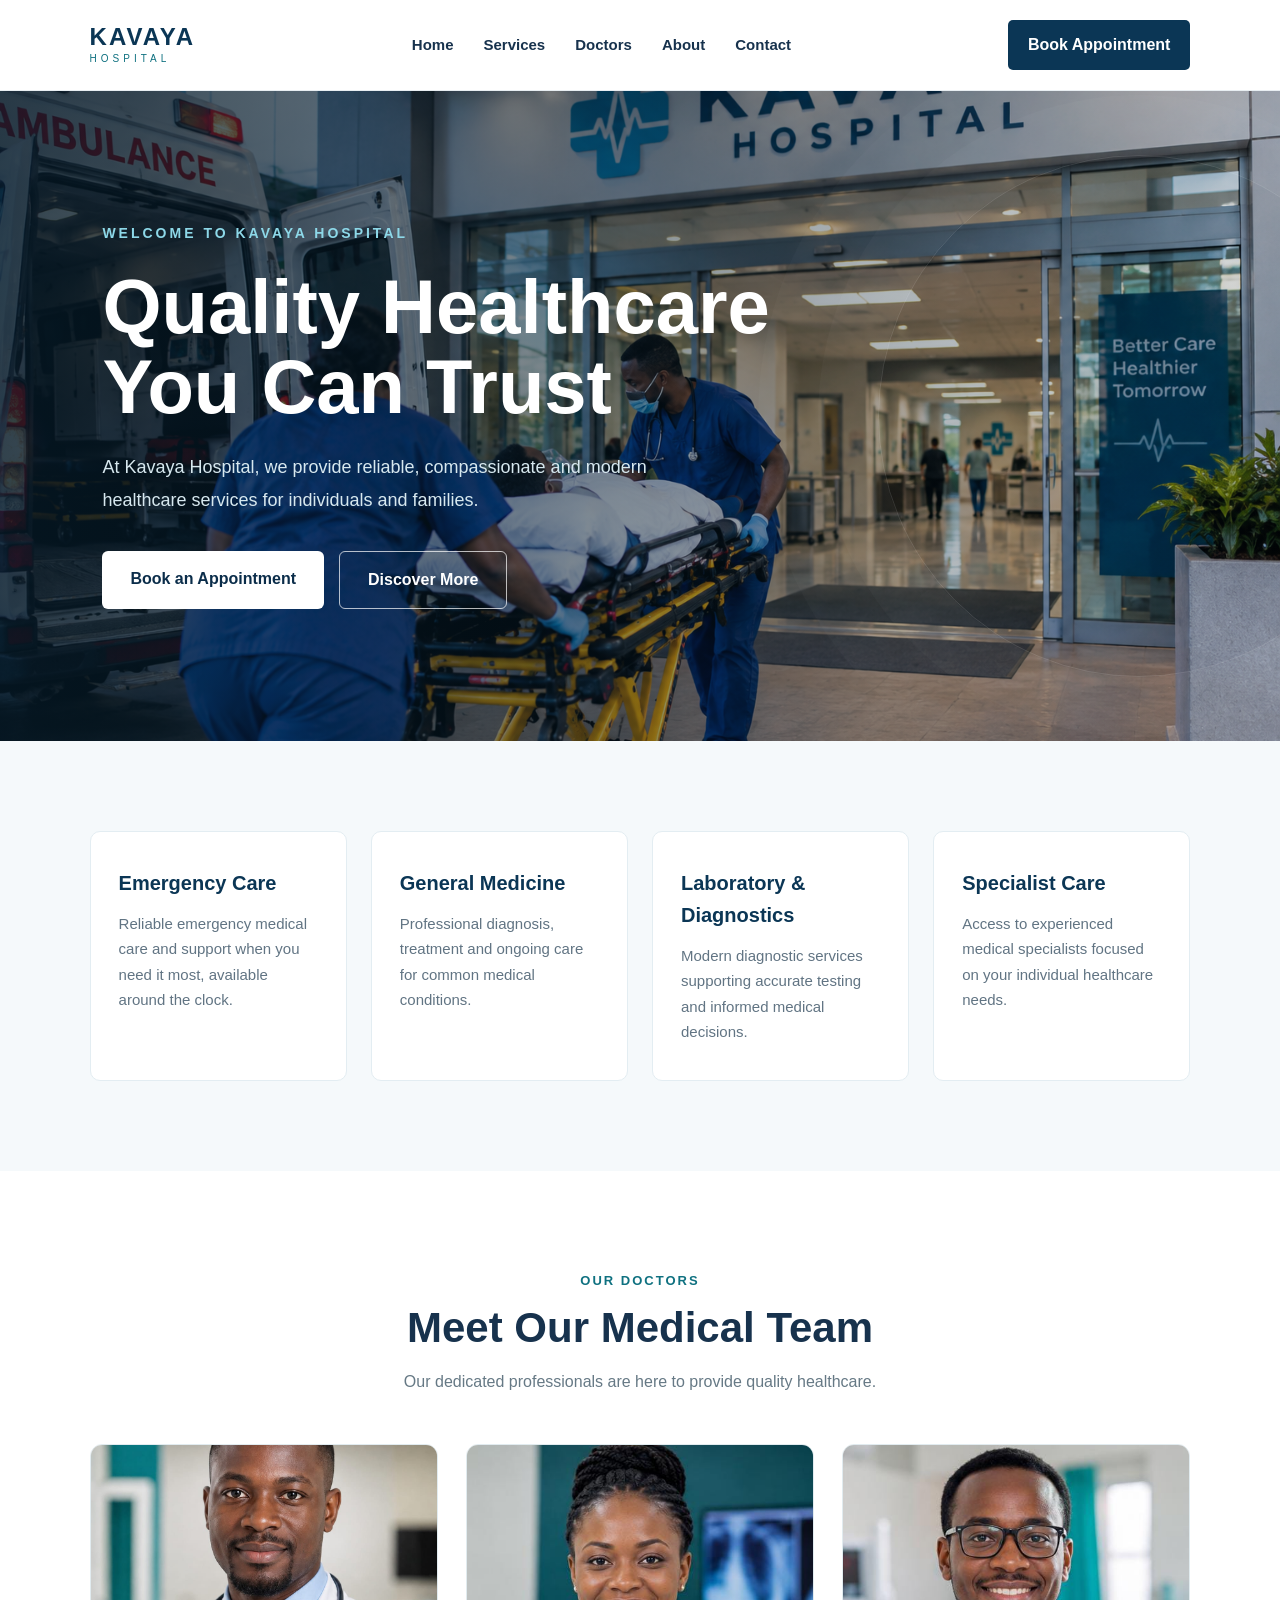
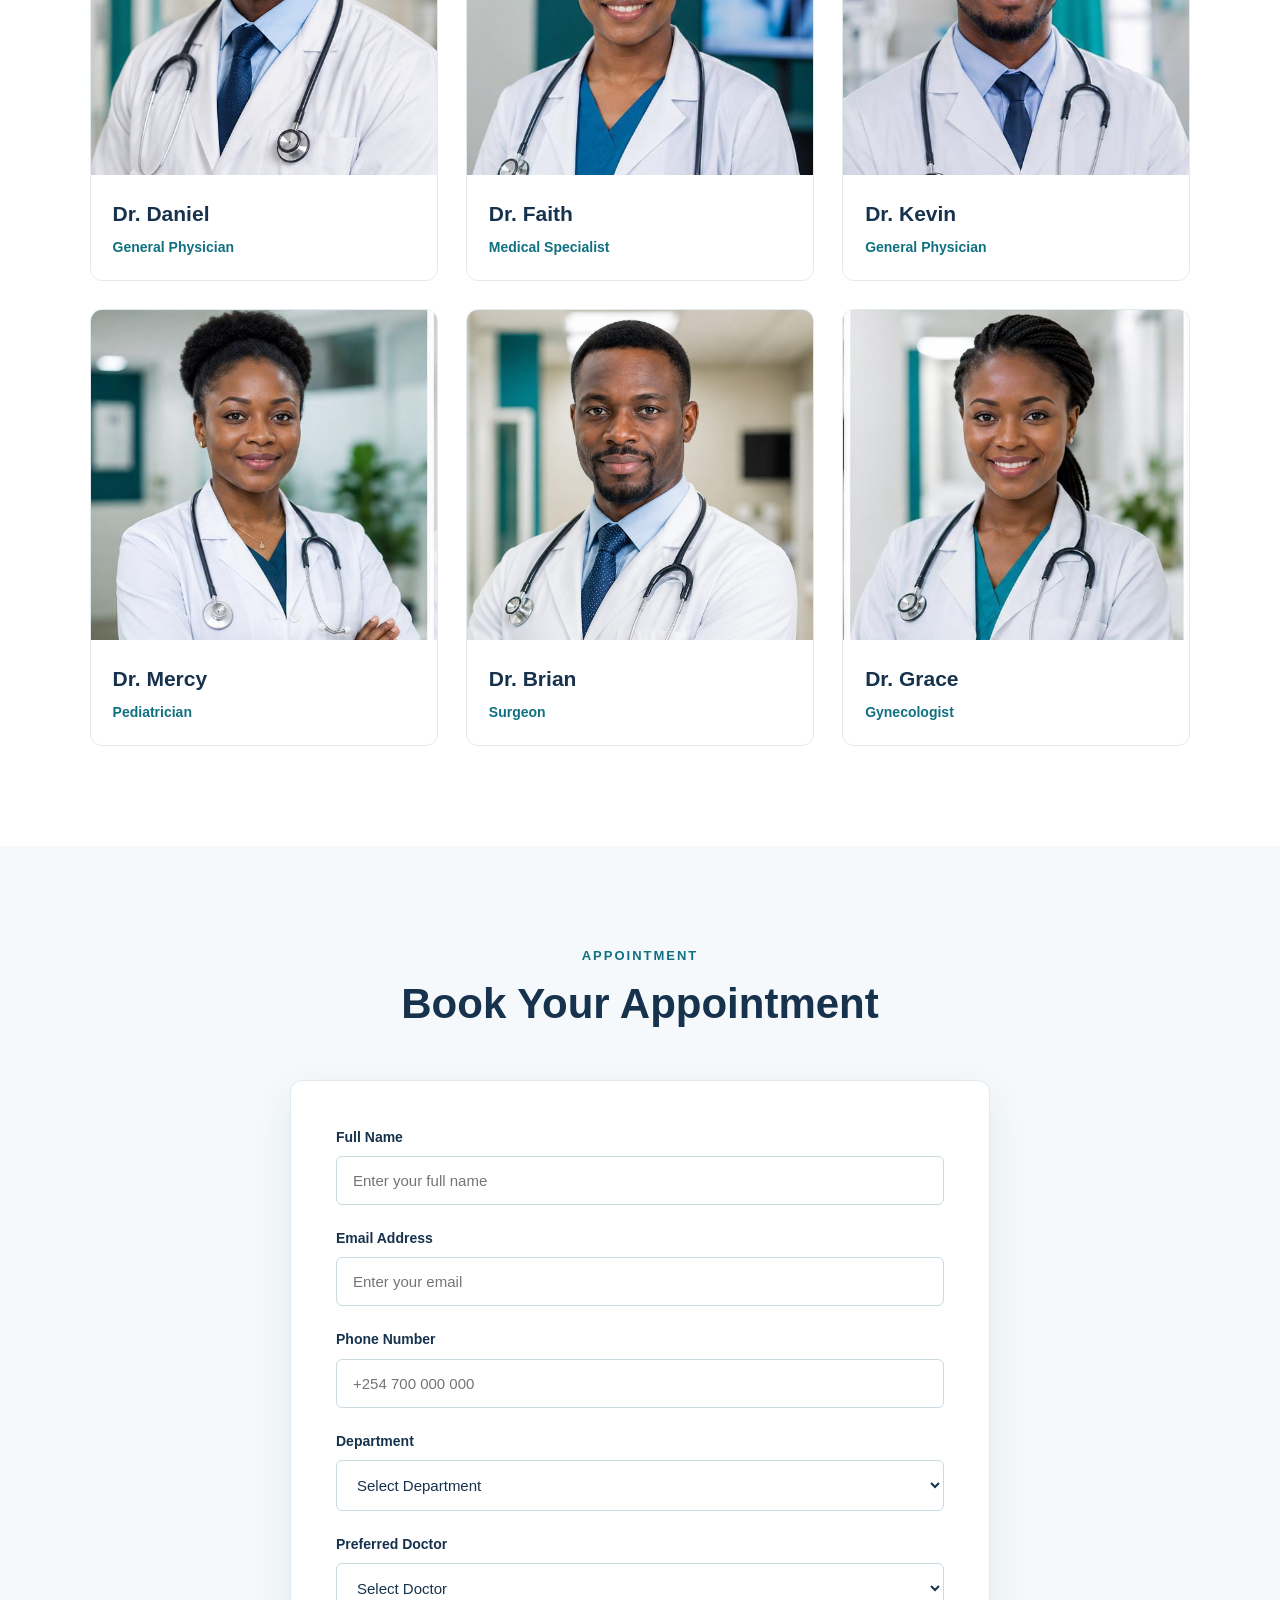
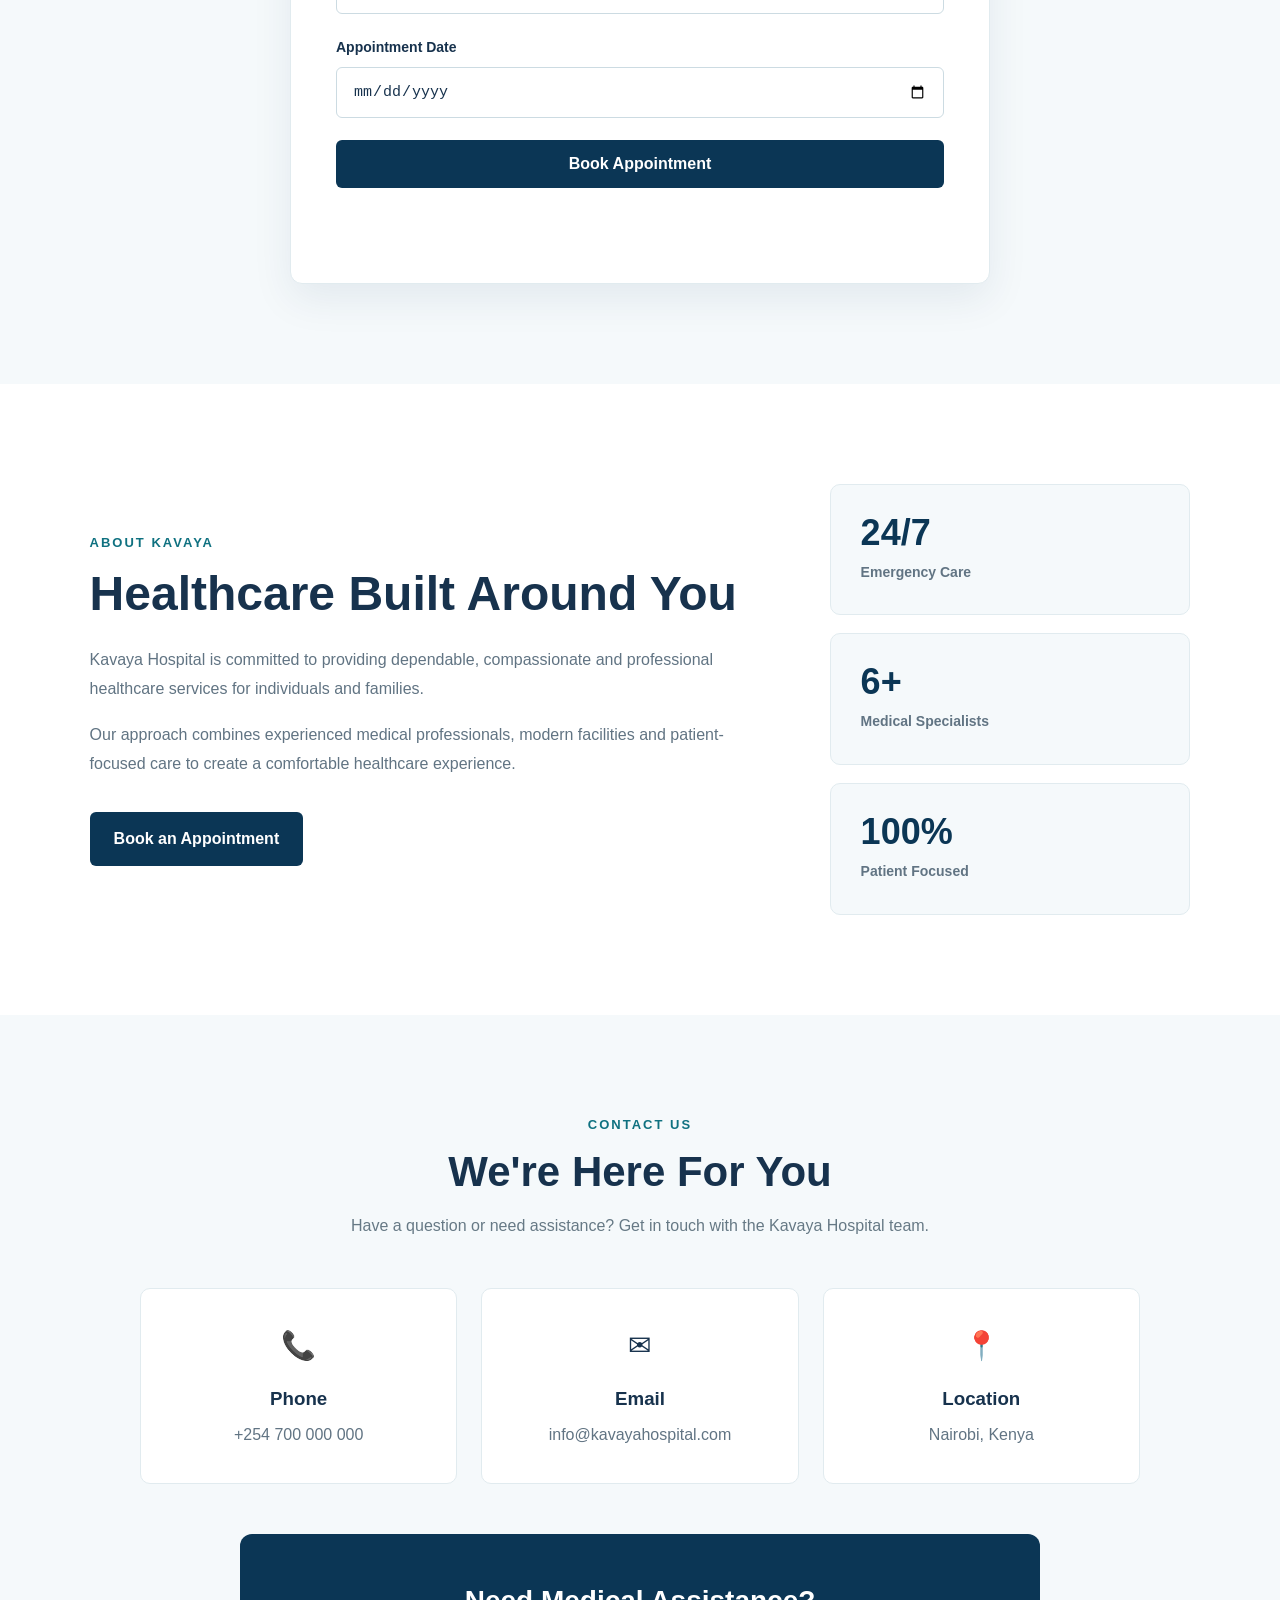
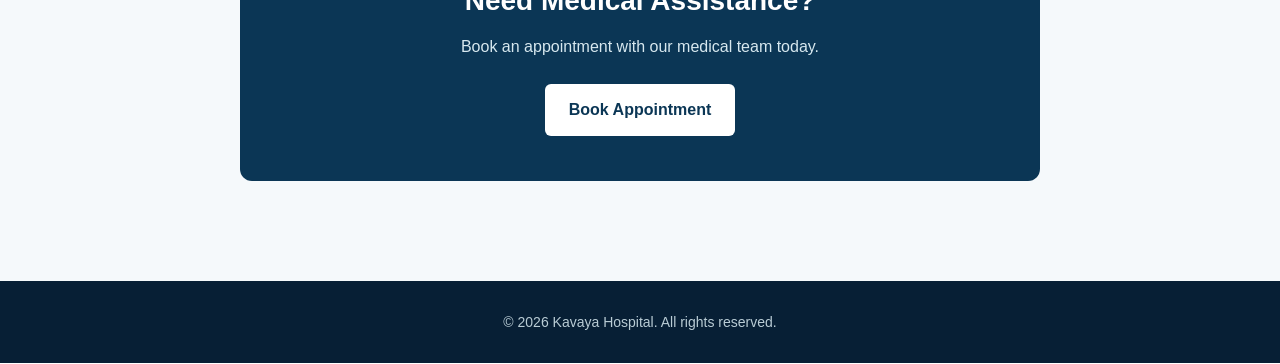
<file: index.html>
<!DOCTYPE html>
<html lang="en">

<head>
    <meta charset="UTF-8">
    <meta name="viewport" content="width=device-width, initial-scale=1.0">

    <title>Kavaya Hospital</title>

    <link rel="stylesheet" href="style.css">
</head>

<body>

    <!-- ================= HEADER ================= -->

    <header>

        <div class="logo">
            <h1>KAVAYA</h1>
            <span>HOSPITAL</span>
        </div>

        <nav>
            <a href="#home">Home</a>
            <a href="#services">Services</a>
            <a href="#doctors">Doctors</a>
            <a href="#about">About</a>
            <a href="#contact">Contact</a>
        </nav>

        <a href="#appointment" class="header-button">
            Book Appointment
        </a>

    </header>


    <main>

        <!-- ================= HERO ================= -->

        <section class="hero" id="home">

            <div class="hero-content">

                <p class="eyebrow">
                    WELCOME TO KAVAYA HOSPITAL
                </p>

                <h2>
                    Quality Healthcare
                    <br>
                    You Can Trust
                </h2>

                <p>
                    At Kavaya Hospital, we provide reliable,
                    compassionate and modern healthcare services
                    for individuals and families.
                </p>

                <div class="hero-buttons">

                    <a href="#appointment">
                        Book an Appointment
                    </a>

                    <a href="#about">
                        Discover More
                    </a>

                </div>

            </div>

        </section>


        <!-- ================= SERVICES ================= -->

<section class="services" id="services">

    <div class="service">
        <h3>Emergency Care</h3>
        <p>
            Reliable emergency medical care and support
            when you need it most, available around the clock.
        </p>
    </div>

    <div class="service">
        <h3>General Medicine</h3>
        <p>
            Professional diagnosis, treatment and ongoing
            care for common medical conditions.
        </p>
    </div>

    <div class="service">
        <h3>Laboratory & Diagnostics</h3>
        <p>
            Modern diagnostic services supporting accurate
            testing and informed medical decisions.
        </p>
    </div>

    <div class="service">
        <h3>Specialist Care</h3>
        <p>
            Access to experienced medical specialists
            focused on your individual healthcare needs.
        </p>
    </div>

</section>


        <!-- ================= DOCTORS ================= -->

        <section class="doctors" id="doctors">

            <div class="section-heading">

                <p>OUR DOCTORS</p>

                <h2>
                    Meet Our Medical Team
                </h2>

                <p>
                    Our dedicated professionals are here
                    to provide quality healthcare.
                </p>

            </div>


            <div class="doctor-grid">

                <article class="doctor-card">

                    <img
                        src="images/doctor1.jpg"
                        alt="Dr. Daniel"
                    >

                    <div class="doctor-info">
                        <h3>Dr. Daniel</h3>
                        <p>General Physician</p>
                    </div>

                </article>


                <article class="doctor-card">

                    <img
                        src="images/doctor2.jpg"
                        alt="Dr. Faith"
                    >

                    <div class="doctor-info">
                        <h3>Dr. Faith</h3>
                        <p>Medical Specialist</p>
                    </div>

                </article>


                <article class="doctor-card">

                    <img
                        src="images/doctor3.jpg"
                        alt="Dr. Kevin"
                    >

                    <div class="doctor-info">
                        <h3>Dr. Kevin</h3>
                        <p>General Physician</p>
                    </div>

                </article>


                <article class="doctor-card">

                    <img
                        src="images/doctor4.jpg"
                        alt="Dr. Mercy"
                    >

                    <div class="doctor-info">
                        <h3>Dr. Mercy</h3>
                        <p>Pediatrician</p>
                    </div>

                </article>


                <article class="doctor-card">

                    <img
                        src="images/doctor5.jpg"
                        alt="Dr. Brian"
                    >

                    <div class="doctor-info">
                        <h3>Dr. Brian</h3>
                        <p>Surgeon</p>
                    </div>

                </article>


                <article class="doctor-card">

                    <img
                        src="images/doctor6.jpg"
                        alt="Dr. Grace"
                    >

                    <div class="doctor-info">
                        <h3>Dr. Grace</h3>
                        <p>Gynecologist</p>
                    </div>

                </article>

            </div>

        </section>


        <!-- ================= APPOINTMENT ================= -->

        <section class="appointment" id="appointment">

            <div class="section-heading">

                <p>APPOINTMENT</p>

                <h2>
                    Book Your Appointment
                </h2>

            </div>


            <form>

    <label for="name">
        Full Name
    </label>

    <input
        type="text"
        id="name"
        name="name"
        placeholder="Enter your full name"
        required
    >


    <label for="email">
        Email Address
    </label>

    <input
        type="email"
        id="email"
        name="email"
        placeholder="Enter your email"
        required
    >


    <label for="phone">
        Phone Number
    </label>

    <input
        type="tel"
        id="phone"
        name="phone"
        placeholder="+254 700 000 000"
        required
    >


    <label for="department">
        Department
    </label>

    <select
        id="department"
        name="department"
        required
    >

        <option value="">
            Select Department
        </option>

        <option value="general">
            General Medicine
        </option>

        <option value="pediatrics">
            Pediatrics
        </option>

        <option value="surgery">
            Surgery
        </option>

        <option value="gynecology">
            Gynecology
        </option>

    </select>


    <label for="doctor">
        Preferred Doctor
    </label>

    <select
        id="doctor"
        name="doctor"
        required
    >

        <option value="">
            Select Doctor
        </option>

        <option value="daniel">
            Dr. Daniel
        </option>

        <option value="faith">
            Dr. Faith
        </option>

        <option value="kevin">
            Dr. Kevin
        </option>

        <option value="mercy">
            Dr. Mercy
        </option>

        <option value="brian">
            Dr. Brian
        </option>

        <option value="grace">
            Dr. Grace
        </option>

    </select>


    <label for="date">
        Appointment Date
    </label>

    <input
        type="date"
        id="date"
        name="date"
        required
    >


    <button type="submit">
        Book Appointment
    </button>
    <p class="form-message" id="formMessage"></p>

</form>

        </section>


        <!-- ================= ABOUT ================= -->


<section class="about" id="about">

    <div class="about-content">

        <div class="about-text">

            <p class="about-label">
                ABOUT KAVAYA
            </p>

            <h2>
                Healthcare Built Around You
            </h2>

            <p>
                Kavaya Hospital is committed to providing
                dependable, compassionate and professional
                healthcare services for individuals and families.
            </p>

            <p>
                Our approach combines experienced medical
                professionals, modern facilities and
                patient-focused care to create a comfortable
                healthcare experience.
            </p>

            <a href="#appointment" class="about-button">
                Book an Appointment
            </a>

        </div>


        <div class="about-box">

            <div class="about-stat">
                <strong>24/7</strong>
                <span>Emergency Care</span>
            </div>

            <div class="about-stat">
                <strong>6+</strong>
                <span>Medical Specialists</span>
            </div>

            <div class="about-stat">
                <strong>100%</strong>
                <span>Patient Focused</span>
            </div>

        </div>

    </div>

</section>

        <!-- ================= CONTACT ================= -->

<section class="contact" id="contact">

    <div class="section-heading">

        <p>CONTACT US</p>

        <h2>
            We're Here For You
        </h2>

        <p>
            Have a question or need assistance?
            Get in touch with the Kavaya Hospital team.
        </p>

    </div>


    <div class="contact-grid">

        <div class="contact-card">

            <span class="contact-icon">📞</span>

            <h3>Phone</h3>

            <p>
                +254 700 000 000
            </p>

        </div>


        <div class="contact-card">

            <span class="contact-icon">✉</span>

            <h3>Email</h3>

            <p>
                info@kavayahospital.com
            </p>

        </div>


        <div class="contact-card">

            <span class="contact-icon">📍</span>

            <h3>Location</h3>

            <p>
                Nairobi, Kenya
            </p>

        </div>

    </div>


    <div class="contact-cta">

        <h3>
            Need Medical Assistance?
        </h3>

        <p>
            Book an appointment with our medical team today.
        </p>

        <a href="#appointment">
            Book Appointment
        </a>

    </div>

</section>

    </main>


    <!-- ================= FOOTER ================= -->

    <footer>

        <p>
            &copy; 2026 Kavaya Hospital.
            All rights reserved.
        </p>

    </footer>


    <script src="script.js"></script>

</body>

</html>
</file>
<file: style.css>
/* =========================
   RESET
========================= */

* {
    margin: 0;
    padding: 0;
    box-sizing: border-box;
}

html {
    scroll-behavior: smooth;
}

body {
    font-family: Arial, Helvetica, sans-serif;
    color: #17324d;
    background: #ffffff;
    line-height: 1.6;
}


/* =========================
   HEADER
========================= */

header {
    width: 100%;
    padding: 20px 7%;
    display: flex;
    align-items: center;
    justify-content: space-between;
    gap: 25px;

    background: #ffffff;
    border-bottom: 1px solid #e8eef2;

    position: sticky;
    top: 0;
    z-index: 1000;
}

.logo {
    line-height: 1;
    flex-shrink: 0;
}

.logo h1 {
    font-size: 24px;
    letter-spacing: 2px;
    color: #0b3655;
}

.logo span {
    font-size: 10px;
    letter-spacing: 4px;
    color: #0f7180;
}

nav {
    display: flex;
    align-items: center;
    justify-content: center;
    gap: 30px;
}

nav a {
    color: #17324d;
    text-decoration: none;
    font-size: 15px;
    font-weight: 600;
    transition: 0.3s ease;
}

nav a:hover {
    color: #0f7180;
}

.header-button {
    background: #0b3655;
    color: #ffffff;
    padding: 12px 20px;
    border-radius: 5px;
    text-decoration: none;
    font-weight: 600;
    white-space: nowrap;
    transition: 0.3s ease;
}

.header-button:hover {
    background: #0f7180;
}


 /* =========================
   HERO
========================= */

.hero {
    min-height: 650px;
    padding: 100px 8%;

    display: flex;
    align-items: center;

    position: relative;
    overflow: hidden;

    background:
        linear-gradient(
            90deg,
            rgba(5, 25, 38, 0.82),
            rgba(5, 25, 38, 0.45),
            rgba(5, 25, 38, 0.15)
        ),
        url("images/hero.jpg");

    background-size: cover;
    background-position: center center;
    background-repeat: no-repeat;
}

.hero::after {
    content: "";

    position: absolute;

    width: 520px;
    height: 520px;

    right: -120px;
    top: 50%;

    transform: translateY(-50%);

    border: 1px solid rgba(255, 255, 255, 0.12);
    border-radius: 50%;

    box-shadow:
        0 0 0 60px rgba(255, 255, 255, 0.025),
        0 0 0 120px rgba(255, 255, 255, 0.02);

    pointer-events: none;
}

.hero-content {
    max-width: 680px;

    position: relative;
    z-index: 2;
}

.eyebrow {
    color: #8dd8e8;

    font-size: 14px;
    font-weight: 700;
    letter-spacing: 3px;

    margin-bottom: 22px;
}

.hero h2 {
    color: #ffffff;

    font-size: clamp(44px, 6vw, 76px);
    line-height: 1.05;

    margin-bottom: 25px;
}

.hero p:not(.eyebrow) {
    color: #d7e8ef;

    font-size: 18px;
    line-height: 1.8;

    max-width: 600px;

    margin-bottom: 35px;
}

.hero-buttons {
    display: flex;
    gap: 15px;
    flex-wrap: wrap;
}

.hero-buttons a {
    display: inline-block;

    padding: 15px 28px;

    border-radius: 6px;

    text-decoration: none;
    font-weight: 700;

    transition: 0.3s ease;
}

.hero-buttons a:first-child {
    background: #ffffff;
    color: #0b2d4a;
}

.hero-buttons a:first-child:hover {
    background: #8dd8e8;
    transform: translateY(-3px);
}

.hero-buttons a:last-child {
    color: #ffffff;

    border: 1px solid rgba(255, 255, 255, 0.7);
}

.hero-buttons a:last-child:hover {
    background: #ffffff;
    color: #0b2d4a;
    transform: translateY(-3px);
}


/* =========================
   SERVICES
========================= */

.services {
    padding: 90px 7%;

    display: grid;
    grid-template-columns: repeat(4, 1fr);
    gap: 24px;

    background: #f5f9fb;
}

.service {
    padding: 35px 28px;

    background: #ffffff;

    border: 1px solid #e3edf2;
    border-radius: 10px;

    transition: 0.3s ease;
}

.service:hover {
    transform: translateY(-8px);

    border-color: #8dd8e8;

    box-shadow:
        0 15px 35px rgba(11, 54, 85, 0.10);
}

.service h3 {
    margin-bottom: 12px;

    color: #0b3655;
    font-size: 20px;
}

.service p {
    color: #617483;
    font-size: 15px;
    line-height: 1.7;
}


/* =========================
   SECTION HEADINGS
========================= */

.section-heading {
    max-width: 700px;
    margin: 0 auto 50px;

    text-align: center;
}

.section-heading > p:first-child {
    color: #0f7180;

    font-size: 13px;
    font-weight: 700;

    letter-spacing: 2px;

    margin-bottom: 12px;
}

.section-heading h2 {
    color: #17324d;

    font-size: 42px;
    line-height: 1.2;

    margin-bottom: 15px;
}

.section-heading p:last-child {
    color: #667985;
}


/* =========================
   DOCTORS
========================= */

.doctors {
    padding: 100px 7%;
    background: #ffffff;
}

.doctor-grid {
    max-width: 1200px;
    margin: 0 auto;

    display: grid;
    grid-template-columns: repeat(3, 1fr);
    gap: 28px;
}

.doctor-card {
    overflow: hidden;

    background: #ffffff;

    border: 1px solid #e1ebef;
    border-radius: 12px;

    transition: 
        transform 0.3s ease,
        box-shadow 0.3s ease,
        border-color 0.3s ease;
}

.doctor-card:hover {
    transform: translateY(-8px);

    border-color: #8dd8e8;

    box-shadow:
        0 18px 40px rgba(11, 54, 85, 0.12);
}

.doctor-card img {
    width: 100%;
    height: 330px;

    display: block;

    object-fit: cover;

    background: #dce8ed;
}

.doctor-info {
    padding: 22px;
}

.doctor-info h3 {
    color: #17324d;

    font-size: 21px;

    margin-bottom: 5px;
}

.doctor-info p {
    color: #0f7180;

    font-size: 14px;
    font-weight: 600;
}


/* =========================
   APPOINTMENT
========================= */
.appointment select {
    width: 100%;

    padding: 15px 16px;
    margin-bottom: 22px;

    border: 1px solid #ccdbe2;
    border-radius: 6px;

    background: #ffffff;

    color: #17324d;
    font-size: 15px;

    cursor: pointer;
}

.appointment select:focus {
    outline: none;

    border-color: #0f7180;

    box-shadow:
        0 0 0 3px rgba(15, 113, 128, 0.10);
}
.appointment {
    padding: 100px 7%;
    background: #f5f9fb;
}

.appointment form {
    max-width: 700px;
    margin: 0 auto;

    padding: 45px;

    background: #ffffff;

    border: 1px solid #e1ebef;
    border-radius: 12px;

    box-shadow:
        0 15px 40px rgba(11, 54, 85, 0.08);
}

.appointment label {
    display: block;

    margin-bottom: 8px;

    color: #17324d;

    font-size: 14px;
    font-weight: 700;
}

.appointment input {
    width: 100%;

    padding: 15px 16px;
    margin-bottom: 22px;

    border: 1px solid #ccdbe2;
    border-radius: 6px;

    background: #ffffff;

    color: #17324d;
    font-size: 15px;

    transition: 0.2s ease;
}

.appointment input:focus {
    outline: none;

    border-color: #0f7180;

    box-shadow:
        0 0 0 3px rgba(15, 113, 128, 0.10);
}

.appointment button {
    width: 100%;

    padding: 15px;

    border: none;
    border-radius: 6px;

    background: #0b3655;
    color: #ffffff;

    font-size: 16px;
    font-weight: 700;

    cursor: pointer;

    transition: 0.3s ease;
}

.appointment button:hover {
    background: #0f7180;
    transform: translateY(-2px);
}


/* =========================
   ABOUT
========================= */

.about {
    padding: 100px 7%;
    background: #ffffff;
}

.about-content {
    max-width: 1150px;
    margin: 0 auto;

    display: grid;
    grid-template-columns: 1.3fr 0.7fr;
    gap: 70px;

    align-items: center;
}

.about-text {
    max-width: 650px;
}

.about-label {
    color: #0f7180;

    font-size: 13px;
    font-weight: 700;

    letter-spacing: 2px;

    margin-bottom: 12px;
}

.about-text h2 {
    color: #17324d;

    font-size: 48px;
    line-height: 1.15;

    margin-bottom: 25px;
}

.about-text p:not(.about-label) {
    color: #617483;

    font-size: 16px;
    line-height: 1.8;

    margin-bottom: 18px;
}

.about-button {
    display: inline-block;

    margin-top: 15px;
    padding: 14px 24px;

    background: #0b3655;
    color: #ffffff;

    text-decoration: none;
    font-weight: 700;

    border-radius: 6px;

    transition: 0.3s ease;
}

.about-button:hover {
    background: #0f7180;
    transform: translateY(-3px);
}

.about-box {
    display: grid;
    gap: 18px;
}

.about-stat {
    padding: 30px;

    background: #f5f9fb;

    border: 1px solid #e1ebef;
    border-radius: 10px;

    transition: 0.3s ease;
}

.about-stat:hover {
    transform: translateX(6px);

    border-color: #8dd8e8;
}

.about-stat strong {
    display: block;

    color: #0b3655;

    font-size: 36px;
    line-height: 1;

    margin-bottom: 8px;
}

.about-stat span {
    color: #617483;

    font-size: 14px;
    font-weight: 600;
}


/* =========================
   CONTACT
========================= */

.contact {
    padding: 100px 7%;

    text-align: center;

    background: #f5f9fb;
}

.contact-grid {
    max-width: 1000px;
    margin: 0 auto 50px;

    display: grid;
    grid-template-columns: repeat(3, 1fr);
    gap: 24px;
}

.contact-card {
    padding: 35px 25px;

    background: #ffffff;

    border: 1px solid #e1ebef;
    border-radius: 10px;

    text-align: center;

    transition: 0.3s ease;
}

.contact-card:hover {
    transform: translateY(-6px);

    border-color: #8dd8e8;

    box-shadow:
        0 15px 30px rgba(11, 54, 85, 0.08);
}

.contact-icon {
    display: block;

    font-size: 28px;

    margin-bottom: 15px;
}

.contact-card h3 {
    color: #17324d;
    margin-bottom: 8px;
}

.contact-card p {
    color: #617483;
}

.contact-cta {
    max-width: 800px;
    margin: 0 auto;

    padding: 45px 30px;

    text-align: center;

    background: #0b3655;

    border-radius: 12px;
}

.contact-cta h3 {
    color: #ffffff;

    font-size: 28px;

    margin-bottom: 10px;
}

.contact-cta p {
    color: #d7e8ef;

    margin-bottom: 25px;
}

.contact-cta a {
    display: inline-block;

    padding: 13px 24px;

    background: #ffffff;
    color: #0b3655;

    text-decoration: none;
    font-weight: 700;

    border-radius: 6px;

    transition: 0.3s ease;
}

.contact-cta a:hover {
    background: #8dd8e8;
    transform: translateY(-2px);
}


/* =========================
   FOOTER
========================= */

footer {
    padding: 30px 7%;

    text-align: center;

    background: #071f35;
    color: #b9ccd5;

    font-size: 14px;
}


/* =========================
   TABLET
========================= */

@media (max-width: 1000px) {

    header {
        padding: 18px 5%;
    }

    nav {
        gap: 18px;
    }

    .services {
        grid-template-columns: repeat(2, 1fr);
    }

    .doctor-grid {
        grid-template-columns: repeat(2, 1fr);
    }

    .about-content {
        gap: 40px;
    }

}


/* =========================
   MOBILE
========================= */

@media (max-width: 700px) {

    /* HEADER */

    header {
        padding: 18px 5%;

        flex-direction: column;

        gap: 18px;
    }

    .logo {
        text-align: center;
    }

    nav {
        width: 100%;

        display: flex;

        justify-content: center;

        flex-wrap: wrap;

        gap: 10px 16px;
    }

    nav a {
        font-size: 13px;
    }

    .header-button {
        width: 100%;

        text-align: center;
    }


    /* HERO */

    .hero {
        min-height: auto;

        padding: 75px 6%;
    }

    .hero::after {
        width: 300px;
        height: 300px;

        right: -180px;
    }

    .hero h2 {
        font-size: 42px;
    }

    .hero p:not(.eyebrow) {
        font-size: 16px;
        line-height: 1.7;
    }

    .hero-buttons {
        flex-direction: column;
    }

    .hero-buttons a {
        width: 100%;
        text-align: center;
    }


    /* SERVICES */

    .services {
        grid-template-columns: 1fr;

        padding: 60px 6%;

        gap: 18px;
    }

    .service {
        padding: 28px 22px;
    }


    /* SECTION HEADINGS */

    .section-heading {
        margin-bottom: 35px;
    }

    .section-heading h2 {
        font-size: 34px;
    }


    /* DOCTORS */

    .doctors {
        padding: 70px 6%;
    }

    .doctor-grid {
        grid-template-columns: 1fr;

        gap: 20px;
    }

    .doctor-card img {
        height: 350px;
    }


    /* APPOINTMENT */

    .appointment {
        padding: 70px 6%;
    }

    .appointment form {
        padding: 25px 20px;
    }


    /* ABOUT */

    .about {
        padding: 70px 6%;
    }

    .about-content {
        grid-template-columns: 1fr;

        gap: 40px;
    }

    .about-text h2 {
        font-size: 36px;
    }

    .about-stat {
        padding: 25px;
    }


    /* CONTACT */

    .contact {
        padding: 70px 6%;
    }

    .contact-grid {
        grid-template-columns: 1fr;

        gap: 18px;
    }

    .contact-cta {
        padding: 35px 20px;
    }

    .contact-cta h3 {
        font-size: 24px;
    }


    /* FOOTER */

    footer {
        padding: 25px 6%;
    }

}


/* =========================
   SMALL PHONES
========================= */

@media (max-width: 400px) {

    .hero h2 {
        font-size: 36px;
    }

    .eyebrow {
        font-size: 10px;
        letter-spacing: 1.5px;
    }

    .section-heading h2 {
        font-size: 30px;
    }

    .doctor-card img {
        height: 300px;
    }

}
.form-message {
    margin-top: 20px;
    padding: 14px 18px;

    border-radius: 6px;

    font-size: 15px;
    font-weight: 600;

    text-align: center;

    display: none;
}

.form-message.success {
    display: block;

    background: #e8f7f1;
    color: #176b4d;
    border: 1px solid #b7e4d1;
}

.form-message.error {
    display: block;

    background: #fff0f0;
    color: #a33a3a;
    border: 1px solid #f0c1c1;
}
.form-message {
    margin-top: 20px;
    padding: 14px 18px;
    border-radius: 6px;
    font-size: 15px;
    font-weight: 600;
    text-align: center;
    display: none;
}

.form-message.success {
    display: block;
    background: #e8f7f1;
    color: #176b4d;
    border: 1px solid #b7e4d1;
}

.form-message.error {
    display: block;
    background: #fff0f0;
    color: #a33a3a;
    border: 1px solid #f0c1c1;
}
/* =========================
   APPOINTMENT FORM MESSAGE
   ========================= */

.form-message {
    display: block;
    width: 100%;
    margin-top: 20px;
    padding: 15px 18px;

    border-radius: 6px;

    font-size: 15px;
    font-weight: 600;
    line-height: 1.5;

    text-align: center;
}

.form-message.success {
    background: #e8f7f1;
    color: #176b4d;
    border: 1px solid #b7e4d1;
}

.form-message.error {
    background: #fff0f0;
    color: #a33a3a;
    border: 1px solid #f0c1c1;
}
</file>
